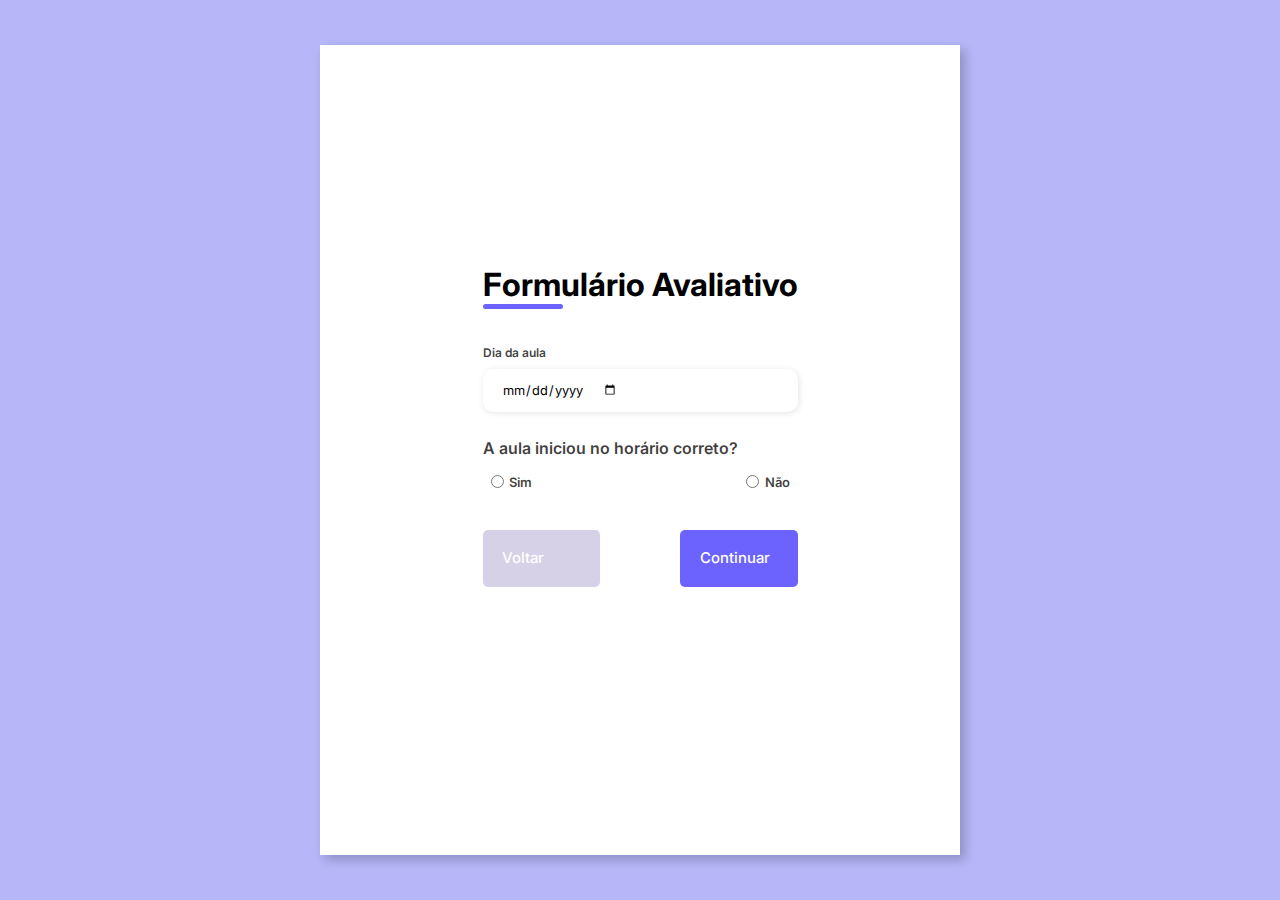
<file: deploy-6436fd139251ca1a80fb29ab/aula.html>
<!DOCTYPE html>
<html lang="pt-br">

<head>
    <meta charset="UTF-8">
    <meta http-equiv="X-UA-Compatible" content="IE=edge">
    <meta name="viewport" content="width=device-width, initial-scale=1.0">
    <link rel="stylesheet" href="assets/css/style.css">
    <link rel="manifest" href="manifest.json">
    <meta name="theme-color" content="#ffffff">
    <link rel="apple-touch-icon" href="assets/img/ios/192.png">
    <title>Aula</title>
</head>

<body>
    <div class="container">
        <div class="form-image">
            <img src="assets/img/undraw_up_to_date_re_nqid.svg" alt="">
        </div>
        <div class="form">
            <form action="#">
                <div class="form-header">
                    <div class="title">
                        <h1 style="margin-top: -3rem;">Formulário Avaliativo</h1>
                    </div>
                </div>

               
                <div class="input-box" >
                    <label>Dia da aula</label>
                    <input type="date" placeholder="Enter birth date" required />
                </div>
                <div class="gender-inputs" style="margin-top: 1rem;">
                    <div class="gender-title">
                        <h6 style="font-size: 1rem; margin-bottom: 1rem;">A aula iniciou no horário correto?</h6>
                    </div>

                    <div class="gender-group">
                        <div class="gender-input">
                            <input id="sim" type="radio" name="right">
                            <label for="sim">Sim</label>
                        </div>

                        <div class="gender-input">
                            <input id="nao" type="radio" name="right">
                            <label for="nao">Não</label>
                        </div>

                        
                    </div>
                </div>

                <div class="continue-button" >
                    <button class="continue-button-left"><a href="index.html">Voltar</a></button>
                   
                    <button id="continuar" class="continue-button-right"><a href="#">Continuar</a></button>
                  </div>
            </form>
        </div>
    </div>

    <script>
       const continuarBtn = document.getElementById('continuar');

continuarBtn.addEventListener('click', function() {
  if (document.getElementById('sim').checked) {
    // Redirecionar usuário para página quando a aula começou no horário certo
    window.location.href = 'insumos.html';
  } else if (document.getElementById('nao').checked) {
    // Redirecionar usuário para página quando a aula NÃO começou no horário certo
    window.location.href = 'checkAula.html';
  }
});


      </script>
</body>

</html>
</file>
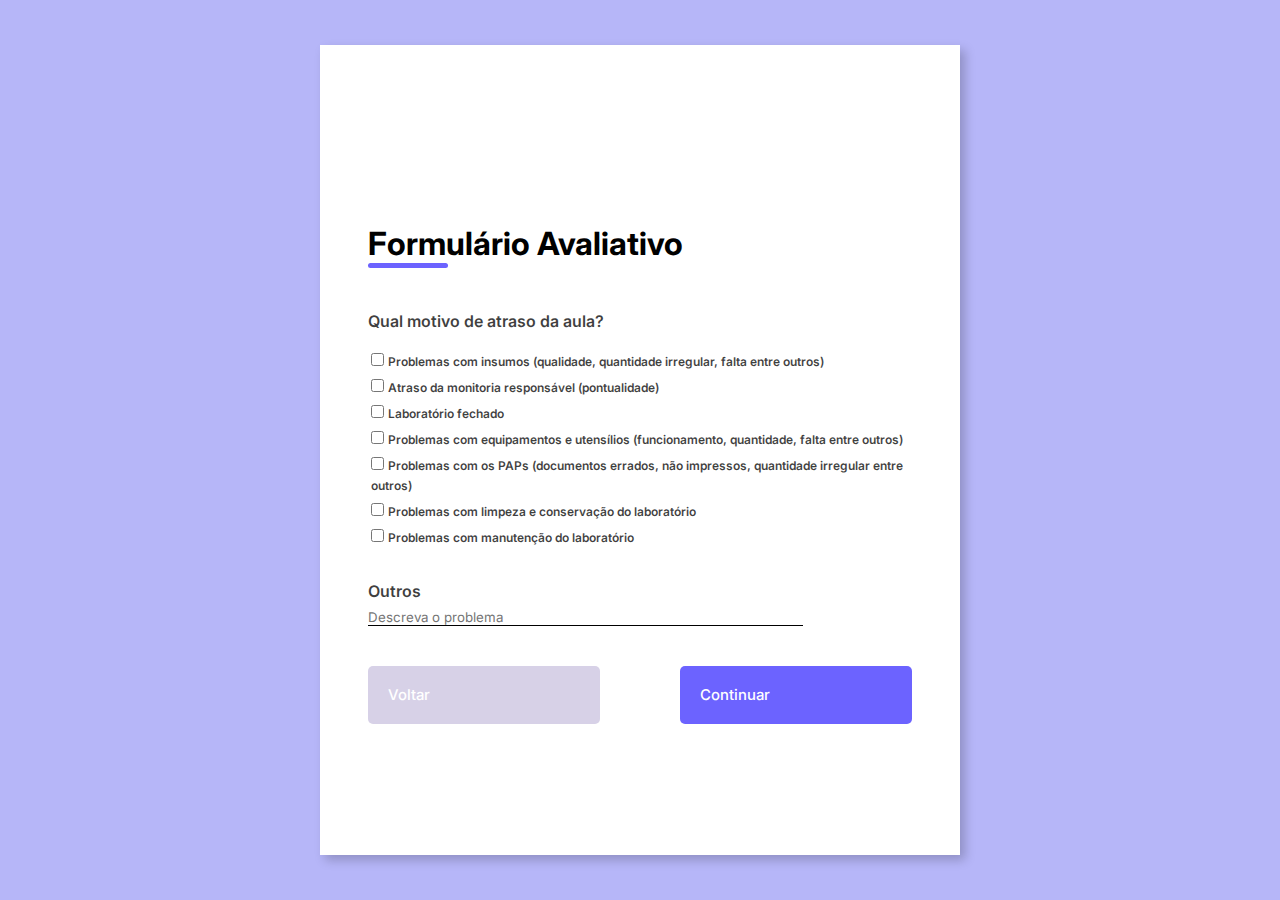
<file: deploy-6436fd139251ca1a80fb29ab/checkaula.html>
<!DOCTYPE html>
<html lang="pt-br">

<head>
    <meta charset="UTF-8">
    <meta http-equiv="X-UA-Compatible" content="IE=edge">
    <meta name="viewport" content="width=device-width, initial-scale=1.0">
    <link rel="stylesheet" href="assets/css/style.css">
    <link rel="manifest" href="manifest.json">
    <meta name="theme-color" content="#ffffff">
    <link rel="apple-touch-icon" href="assets/img/ios/192.png">
    <title>checkAula</title>
</head>

<body>
    <div class="container">
        <div class="form-image">
            <img src="assets/img/undraw_up_to_date_re_nqid.svg" alt="">
        </div>
        <div class="form">
            <form action="#">
                <div class="form-avaliation">
                    <div class="title">
                        <div style="margin-top: 5rem;">
                          <h1 style="margin-bottom: 3rem;">Formulário Avaliativo</h1>
                          <form>
                          
                                <legend style="margin-bottom: 6rem; font-size: 1rem;">Qual motivo de atraso da aula?</legend>
                                <div style="margin-top: -5rem;">
                                  <div class="checkbox">
                                    <input type="checkbox" id="insumos" name="motivo" value="insumos">
                                    <label for="insumos">Problemas com insumos (qualidade, quantidade irregular, falta entre outros)</label>
                                  </div>
                                  <div class="checkbox">
                                    <input type="checkbox" id="monitoria" name="motivo" value="monitoria">
                                    <label for="monitoria">Atraso da monitoria responsável (pontualidade)</label>
                                  </div>
                                  <div class="checkbox">
                                    <input type="checkbox" id="laboratorio-fechado" name="motivo" value="laboratorio-fechado">
                                    <label for="laboratorio-fechado">Laboratório fechado</label>
                                  </div>
                                  <div class="checkbox">
                                    <input type="checkbox" id="equipamentos" name="motivo" value="equipamentos">
                                    <label for="equipamentos">Problemas com equipamentos e utensílios (funcionamento, quantidade, falta entre outros)</label>
                                  </div>
                                  <div class="checkbox">
                                    <input type="checkbox" id="paps" name="motivo" value="paps">
                                    <label for="paps">Problemas com os PAPs (documentos errados, não impressos, quantidade irregular entre outros)</label>
                                  </div>
                                  <div class="checkbox">
                                    <input type="checkbox" id="limpeza" name="motivo" value="limpeza">
                                    <label for="limpeza">Problemas com limpeza e conservação do laboratório</label>
                                  </div>
                                  <div class="checkbox">
                                    <input type="checkbox" id="manutencao" name="motivo" value="manutencao">
                                    <label for="manutencao">Problemas com manutenção do laboratório</label>
                                  </div>
                                </div>
                          
                                <div class="outros" style="margin-top: 2rem;" >
                                  <label for="firstname" style="display: block; font-size: 1rem;"> Outros</label>
                                  <input type="text" name="nome" placeholder="Descreva o problema" style="border: none; background: none; border-bottom: 1px solid black; width: 80%; margin-top: 0.5rem;">
                                   </div>
                              <div class="continue-button" >
                                  <button class="continue-button-left"><a href="aula.html">Voltar</a></button>
                                  <button class="continue-button-right"><a href="insumos.html">Continuar</a></button>
                                </div>
                          
                          
                            </form>
                        </div>
                          <div id="myModal" class="modal">
                            <div class="modal-content">
                              <span class="close">&times;</span>
                              <p>Você pode ligar para a secretaria: (81) 3413 - 6657 ou entrar em contato com nosso monitor Giovane: 81 9 XXXX - XXXX</p>
                            </div>
                          </div>
                        </div>
                        
                        <script>
                          // seleciona o modal
                          var modal = document.getElementById("myModal");
                          
                          // seleciona o botão que abre o modal
                          var btn = document.getElementById("laboratorio-fechado");
                          
                          // seleciona o elemento <span> que fecha o modal
                          var span = document.getElementsByClassName("close")[0];
                          
                          // quando o usuário clica no botão, abre o modal
                          btn.onclick = function() {
                            modal.style.display = "block";
                          }
                          
                          // quando o usuário clica no <span> (x), fecha o modal
                          span.onclick = function() {
                            modal.style.display = "none";
                          }
                          
                          // quando o usuário clica fora do modal, fecha-o
                          window.onclick = function(event) {
                            if (event.target == modal) {
                              modal.style.display = "none";
                            }
                          }
                          </script>
                    
    
</body>

</html>
</file>
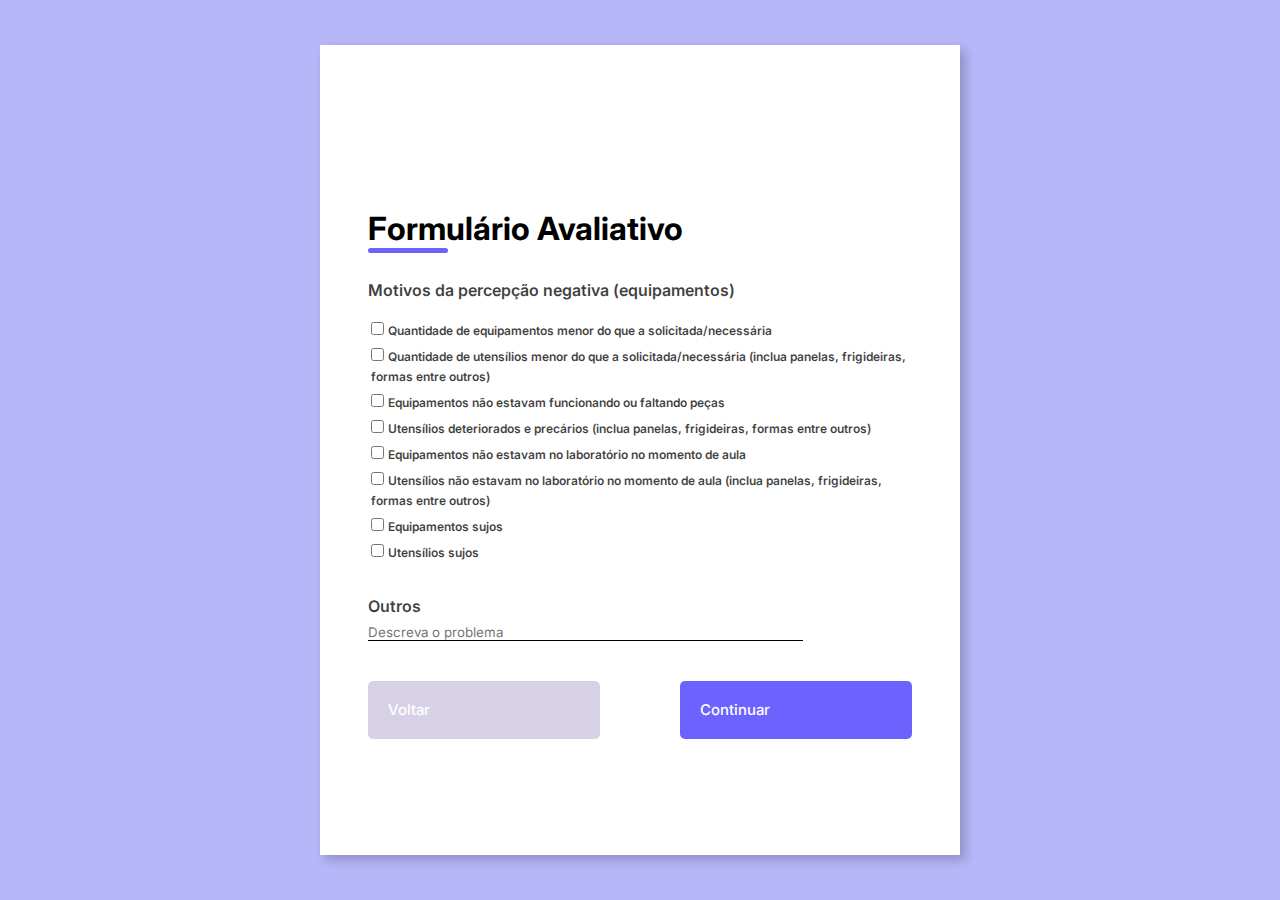
<file: deploy-6436fd139251ca1a80fb29ab/checkequipamentos.html>
<!DOCTYPE html>
<html lang="pt-br">

<head>
    <meta charset="UTF-8">
    <meta http-equiv="X-UA-Compatible" content="IE=edge">
    <meta name="viewport" content="width=device-width, initial-scale=1.0">
    <link rel="stylesheet" href="assets/css/style.css">
    <link rel="manifest" href="manifest.json">
    <meta name="theme-color" content="#ffffff">
    <link rel="apple-touch-icon" href="assets/img/ios/192.png">
    <title>checkEquipamentos</title>
</head>

<body>
    <div class="container">
        <div class="form-image">
            <img src="assets/img/undraw_up_to_date_re_nqid.svg" alt="">
        </div>
        <div class="form">
          
                <div class="form-avaliation">
                    <div class="title">
                        <div style="margin-top: 5rem;">
                            <h1 style="margin-bottom: 2rem;">Formulário Avaliativo</h1>
                            <form>
                            
                                  <legend style="margin-bottom: 6rem; font-size: 1rem;">Motivos da percepção negativa (equipamentos)</legend>
                                  <div style="margin-top: -5rem;">
                                    <div class="checkbox">
                                      <input type="checkbox" id="equipamentos" name="motivo" value="insumos">
                                      <label for="equipamentos">Quantidade de equipamentos menor do que a solicitada/necessária</label>
                                    </div>
                                    <div class="checkbox">
                                      <input type="checkbox" id="quantidade-utensilios" name="motivo" value="quantidade-utensilios">
                                      <label for="quantidade-utensilios">Quantidade de utensílios menor do que a solicitada/necessária (inclua panelas, frigideiras, formas entre outros)</label>
                                    </div>
                                    <div class="checkbox">
                                      <input type="checkbox" id="defeito-equipamentos" name="motivo" value="defeito-equipamentos">
                                      <label for="defeito-equipamentos">Equipamentos não estavam funcionando ou faltando peças</label>
                                    </div>
                                    <div class="checkbox">
                                      <input type="checkbox" id="defeito-utensilios" name="motivo" value="defeito-utensilios">
                                      <label for="defeito-utensilios">Utensílios deteriorados e precários (inclua panelas, frigideiras, formas entre outros)</label>
                                    </div>
                                    <div class="checkbox">
                                      <input type="checkbox" id="ausencia-equipamentos" name="motivo" value="ausencia-equipamentos">
                                      <label for="ausencia-equipamentos">Equipamentos não estavam no laboratório no momento de aula</label>
                                    </div>
                                    <div class="checkbox">
                                      <input type="checkbox" id="ausencia-utensilios" name="motivo" value="ausencia-utensilios">
                                      <label for="ausencia-utensilios">Utensílios não estavam no laboratório no momento de aula (inclua panelas, frigideiras, formas entre outros)</label>
                                    </div>
                                    <div class="checkbox">
                                      <input type="checkbox" id="equipamentos-sujos" name="motivo" value="equipamentos-sujos">
                                      <label for="equipamentos-sujos">Equipamentos sujos</label>
                                    </div>
                                    <div class="checkbox">
                                        <input type="checkbox" id="utensilios-sujos" name="motivo" value="utensilios-sujos">
                                        <label for="utensilios-sujos">Utensílios sujos</label>
                                      </div>
                                  </div>
                                  <div class="outros" style="margin-top: 2rem;" >
                                    <label for="firstname" style="display: block; font-size: 1rem;"> Outros</label>
                                    <input type="text" name="nome" placeholder="Descreva o problema" style="border: none; background: none; border-bottom: 1px solid black; width: 80%; margin-top: 0.5rem;">
                                     </div>
                            
                                <div class="continue-button" >
                                    <button class="continue-button-left"><a href="equipamentos.html">Voltar</a></button>
                                    <button class="continue-button-right"><a href="finalizar.html">Continuar</a></button>
                                  </div>
                            
                              </form>
                        </div>
                          <div id="myModal" class="modal">
                            <div class="modal-content">
                              <span class="close">&times;</span>
                              <p>Você pode ligar para a secretaria: (81) 3413 - 6657 ou entrar em contato com nosso monitor Giovane: 81 9 XXXX - XXXX</p>
                            </div>
                          </div>
                        </div>
                        
                        <script>
                          // seleciona o modal
                          var modal = document.getElementById("myModal");
                          
                          // seleciona o botão que abre o modal
                          var btn = document.getElementById("laboratorio-fechado");
                          
                          // seleciona o elemento <span> que fecha o modal
                          var span = document.getElementsByClassName("close")[0];
                          
                          // quando o usuário clica no botão, abre o modal
                          btn.onclick = function() {
                            modal.style.display = "block";
                          }
                          
                          // quando o usuário clica no <span> (x), fecha o modal
                          span.onclick = function() {
                            modal.style.display = "none";
                          }
                          
                          // quando o usuário clica fora do modal, fecha-o
                          window.onclick = function(event) {
                            if (event.target == modal) {
                              modal.style.display = "none";
                            }
                          }
                          </script>
                    
    
</body>

</html>
</file>
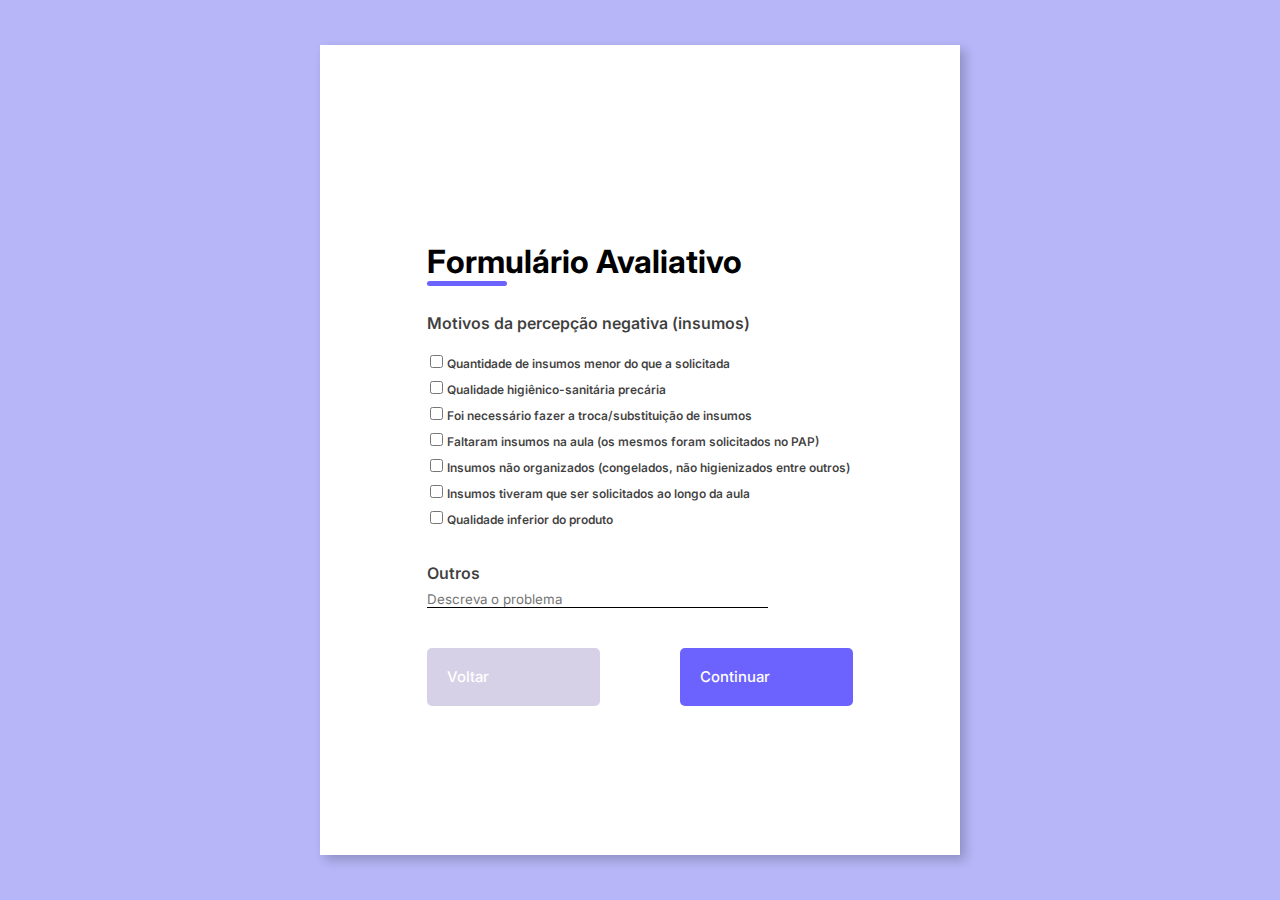
<file: deploy-6436fd139251ca1a80fb29ab/checkinsumos.html>
<!DOCTYPE html>
<html lang="pt-br">

<head>
    <meta charset="UTF-8">
    <meta http-equiv="X-UA-Compatible" content="IE=edge">
    <meta name="viewport" content="width=device-width, initial-scale=1.0">
    <link rel="stylesheet" href="assets/css/style.css">
    <link rel="manifest" href="manifest.json">
    <meta name="theme-color" content="#ffffff">
    <link rel="apple-touch-icon" href="assets/img/ios/192.png">
    <title>checkInsumos</title>
</head>

<body>
    <div class="container">
        <div class="form-image">
            <img src="assets/img/undraw_up_to_date_re_nqid.svg" alt="">
        </div>
        <div class="form">
            <form action="#">
                <div class="form-avaliation">
                    <div class="title">
                        <div style="margin-top: 5rem;">
                          <h1 style="margin-bottom: 2rem;">Formulário Avaliativo</h1>
                          <form>
                          
                                <legend style="margin-bottom: 6rem; font-size: 1rem;">Motivos da percepção negativa (insumos)</legend>
                                <div style="margin-top: -5rem;">
                                  <div class="checkbox">
                                    <input type="checkbox" id="quantidade-insumos" name="motivo" value="insumos">
                                    <label for="quantidade-insumos">Quantidade de insumos menor do que a solicitada</label>
                                  </div>
                                  <div class="checkbox">
                                    <input type="checkbox" id="higiene" name="motivo" value="monitoria">
                                    <label for="higiene">Qualidade higiênico-sanitária precária</label>
                                  </div>
                                  <div class="checkbox">
                                    <input type="checkbox" id="troca-insumos" name="motivo" value="troca-insumos">
                                    <label for="laboratorio-fechado">Foi necessário fazer a troca/substituição de insumos</label>
                                  </div>
                                  <div class="checkbox">
                                    <input type="checkbox" id="falta-insumos" name="motivo" value="equipamentos">
                                    <label for="falta-insumos">Faltaram insumos na aula (os mesmos foram solicitados no PAP)</label>
                                  </div>
                                  <div class="checkbox">
                                    <input type="checkbox" id="insumos-desorganizados" name="motivo" value="paps">
                                    <label for="insumos-desorganizados">Insumos não organizados (congelados, não higienizados entre outros)</label>
                                  </div>
                                  <div class="checkbox">
                                    <input type="checkbox" id="solicitar-insumos" name="motivo" value="limpeza">
                                    <label for="solicitar-insumos">Insumos tiveram que ser solicitados ao longo da aula</label>
                                  </div>
                                  <div class="checkbox">
                                    <input type="checkbox" id="manutencao" name="motivo" value="manutencao">
                                    <label for="manutencao">Qualidade inferior do produto</label>
                                  </div>
                                </div>
                                <div class="outros" style="margin-top: 2rem;" >
                                  <label for="firstname" style="display: block; font-size: 1rem;"> Outros</label>
                                  <input type="text" name="nome" placeholder="Descreva o problema" style="border: none; background: none; border-bottom: 1px solid black; width: 80%; margin-top: 0.5rem;">
                                   </div>
                          
                              <div class="continue-button" >
                                  <button class="continue-button-left"><a href="insumos.html">Voltar</a></button>
                                  <button class="continue-button-right"><a href="equipamentos.html">Continuar</a></button>
                                </div>
                          
                            </form>
                        </div>
                          <div id="myModal" class="modal">
                            <div class="modal-content">
                              <span class="close">&times;</span>
                              <p>Você pode ligar para a secretaria: (81) 3413 - 6657 ou entrar em contato com nosso monitor Giovane: 81 9 XXXX - XXXX</p>
                            </div>
                          </div>
                        </div>
                        
                        <script>
                          // seleciona o modal
                          var modal = document.getElementById("myModal");
                          
                          // seleciona o botão que abre o modal
                          var btn = document.getElementById("laboratorio-fechado");
                          
                          // seleciona o elemento <span> que fecha o modal
                          var span = document.getElementsByClassName("close")[0];
                          
                          // quando o usuário clica no botão, abre o modal
                          btn.onclick = function() {
                            modal.style.display = "block";
                          }
                          
                          // quando o usuário clica no <span> (x), fecha o modal
                          span.onclick = function() {
                            modal.style.display = "none";
                          }
                          
                          // quando o usuário clica fora do modal, fecha-o
                          window.onclick = function(event) {
                            if (event.target == modal) {
                              modal.style.display = "none";
                            }
                          }
                          </script>
                    
    
</body>

</html>
</file>
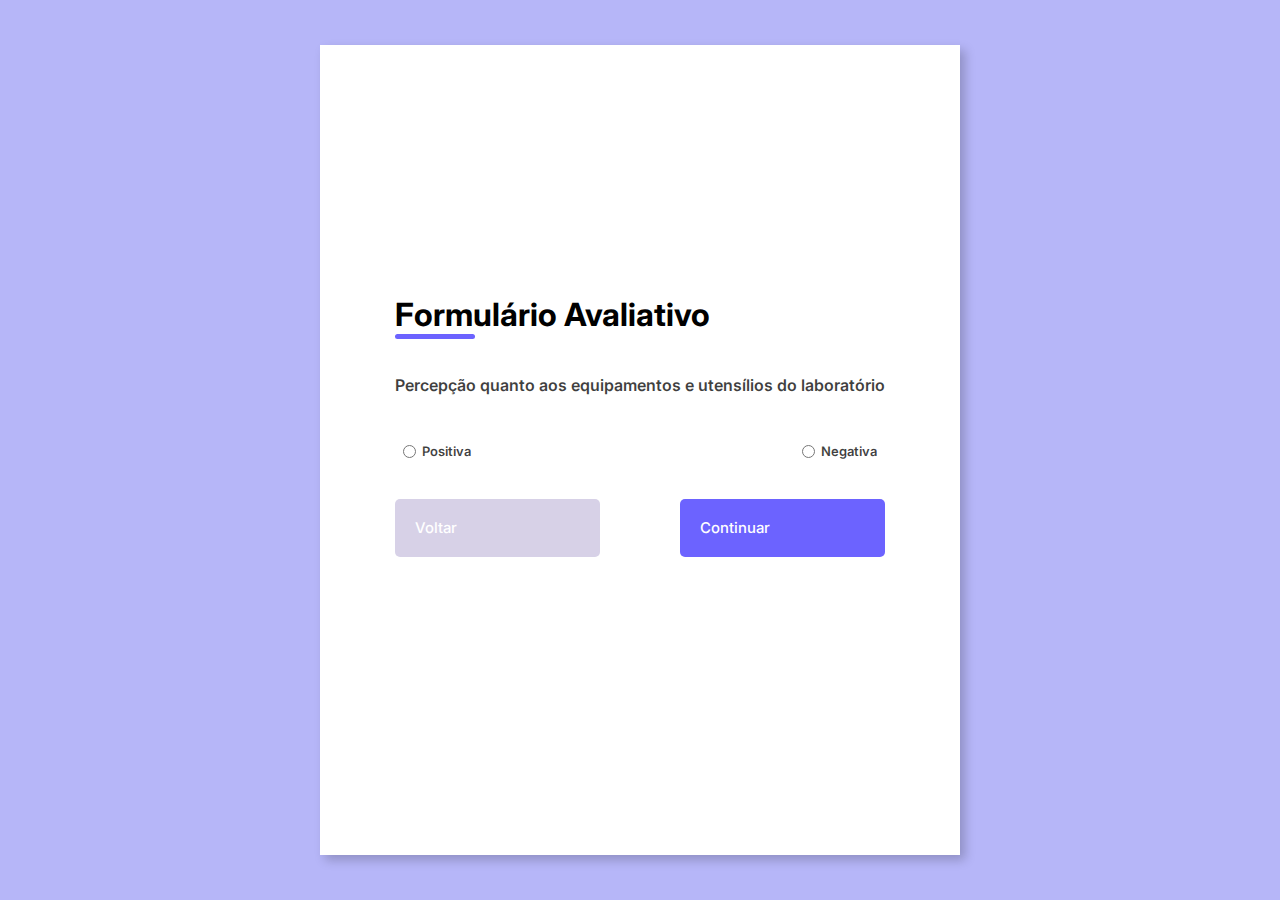
<file: deploy-6436fd139251ca1a80fb29ab/equipamentos.html>
<!DOCTYPE html>
<html lang="pt-br">

<head>
    <meta charset="UTF-8">
    <meta http-equiv="X-UA-Compatible" content="IE=edge">
    <meta name="viewport" content="width=device-width, initial-scale=1.0">
    <link rel="stylesheet" href="assets/css/style.css">
    <link rel="manifest" href="manifest.json">
    <meta name="theme-color" content="#ffffff">
    <link rel="apple-touch-icon" href="assets/img/ios/192.png">
    <title>Equipamentos</title>
</head>

<body>
    <div class="container">
        <div class="form-image">
            <img src="assets/img/undraw_up_to_date_re_nqid.svg" alt="">
        </div>
        <div class="form">
            <form action="#">
                <div class="form-header">
                    <div class="title">
                        <h1 style="margin-top: -3rem;">Formulário Avaliativo</h1>
                    </div>
                </div>

               
                
                <div class="gender-inputs" style="margin-top: 1rem;">
                    <div class="gender-title">
                        <h6 style="margin-bottom: 3rem; font-size: 1rem;">Percepção quanto aos equipamentos e utensílios do laboratório
                        </h6>
                    </div>

                    <div class="gender-group">
                        <div class="gender-input">
                            <input id="sim" type="radio" name="right">
                            <label for="sim">Positiva</label>
                        </div>

                        <div class="gender-input">
                            <input id="nao" type="radio" name="right">
                            <label for="nao">Negativa</label>
                        </div>

                        
                    </div>
                </div>

                <div class="continue-button" >
                    <button class="continue-button-left"><a href="insumos.html">Voltar</a></button>
                   
                    <button id="continuar" class="continue-button-right"><a href="checkEquipamentos.html">Continuar</a></button>
                  </div>
            </form>
        </div>
    </div>

    <script>
       const continuarBtn = document.getElementById('continuar');

continuarBtn.addEventListener('click', function() {
  if (document.getElementById('sim').checked) {
    // Redirecionar usuário para página quando a aula começou no horário certo
    window.location.href = 'finalizar.html';
  } else if (document.getElementById('nao').checked) {
    // Redirecionar usuário para página quando a aula NÃO começou no horário certo
    window.location.href = 'checkEquipamentos.html';
  }
});


      </script>
</body>

</html>
</file>
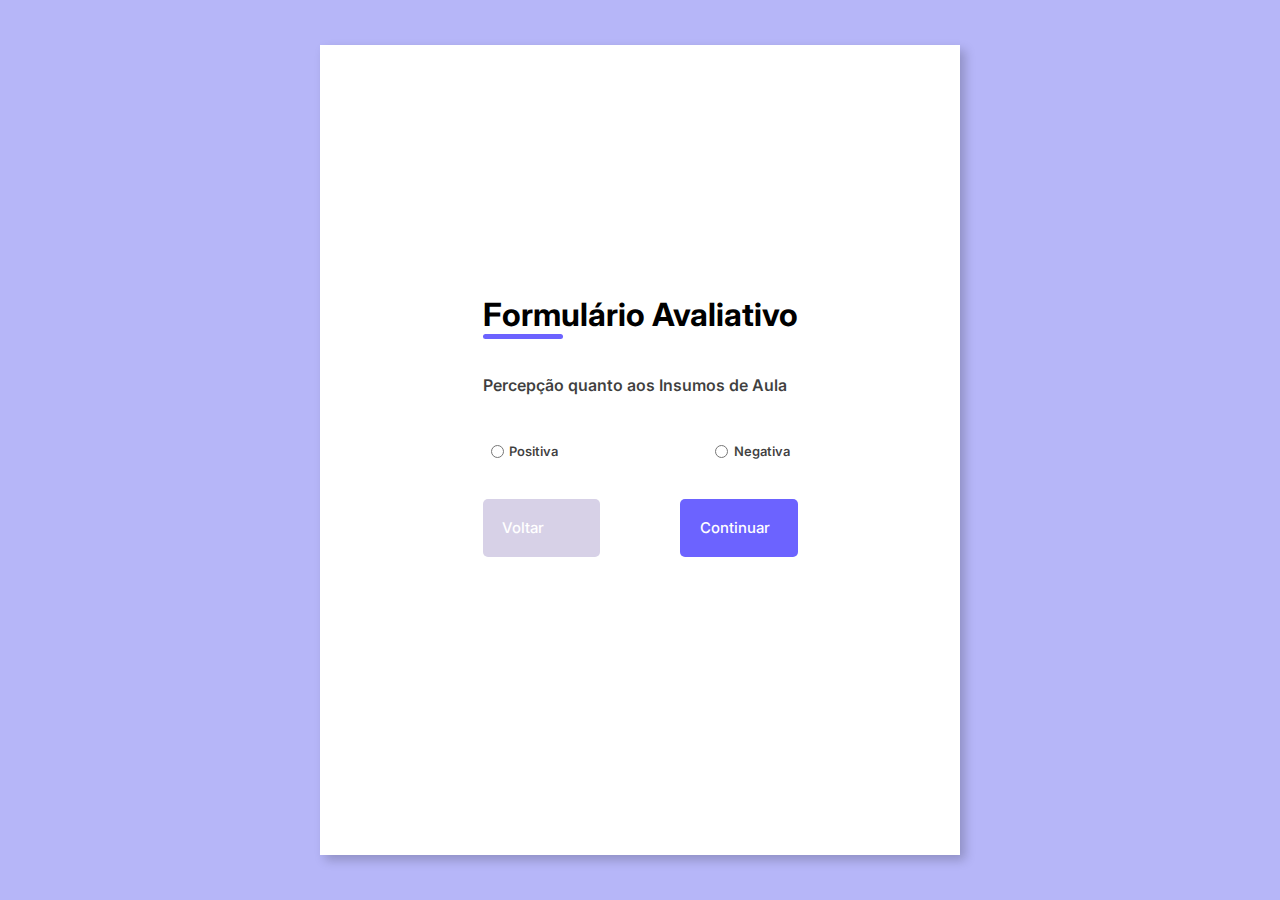
<file: deploy-6436fd139251ca1a80fb29ab/insumos.html>
<!DOCTYPE html>
<html lang="pt-br">

<head>
    <meta charset="UTF-8">
    <meta http-equiv="X-UA-Compatible" content="IE=edge">
    <meta name="viewport" content="width=device-width, initial-scale=1.0">
    <link rel="stylesheet" href="assets/css/style.css">
    <link rel="manifest" href="manifest.json">
    <meta name="theme-color" content="#ffffff">
    <link rel="apple-touch-icon" href="assets/img/ios/192.png">
    <title>Aula</title>
</head>

<body>
    <div class="container">
        <div class="form-image">
            <img src="assets/img/undraw_up_to_date_re_nqid.svg" alt="">
        </div>
        <div class="form">
            <form action="#">
                <div class="form-header">
                    <div class="title">
                        <h1 style="margin-top: -3rem;">Formulário Avaliativo</h1>
                    </div>
                </div>

               
                
                <div class="gender-inputs" style="margin-top: 1rem;">
                    <div class="gender-title">
                        <h6 style="margin-bottom: 3rem; font-size: 1rem;">Percepção quanto aos Insumos de Aula
                        </h6>
                    </div>

                    <div class="gender-group">
                        <div class="gender-input">
                            <input id="sim" type="radio" name="right">
                            <label for="sim">Positiva</label>
                        </div>

                        <div class="gender-input">
                            <input id="nao" type="radio" name="right">
                            <label for="nao">Negativa</label>
                        </div>

                        
                    </div>
                </div>

                <div class="continue-button" >
                    <button class="continue-button-left"><a href="checkAula.html">Voltar</a></button>
                   
                    <button id="continuar" class="continue-button-right"><a href="#">Continuar</a></button>
                  </div>
            </form>
        </div>
    </div>

    <script>
       const continuarBtn = document.getElementById('continuar');

continuarBtn.addEventListener('click', function() {
  if (document.getElementById('sim').checked) {
    // Redirecionar usuário para página quando a aula começou no horário certo
    window.location.href = 'equipamentos.html';
  } else if (document.getElementById('nao').checked) {
    // Redirecionar usuário para página quando a aula NÃO começou no horário certo
    window.location.href = 'checkInsumos.html';
  }
});


      </script>
</body>

</html>
</file>
<file: deploy-6436fd139251ca1a80fb29ab/assets/css/style.css>
@import url('https://fonts.googleapis.com/css2?family=Inter:wght@200;300;400;500&family=Open+Sans:wght@300;400;500;600&display=swap');
* {
    padding: 0;
    margin: 0;
    box-sizing: border-box;
    font-family: 'Inter', sans-serif;
}

body {
    width: 100%;
    height: 100vh;
    display: flex;
    justify-content: center;
    align-items: center;
    background: #0c0ce94d;
}

.container {
    width: 90%;
    height: 90vh;
    display: flex;
    box-shadow: 5px 5px 10px rgba(0, 0, 0, 0.212);
}

.form-image {
    width: 50%;
    display: flex;
    justify-content: center;
    align-items: center;
    background-color: #F2EDF5;
    padding: 1rem;
}

.form-image img {
    width: 31rem;
}

.form {
    width: 50%;
    display: flex;
    flex-direction: column;
    justify-content: center;
    align-items: center;
    background-color: #fff;
    padding: 3rem;
}

.form-avaliation {
    margin-bottom: 2rem;
    display: flex;
    justify-content: space-between;
}

.form-avaliation h1::after {
    content: '';
    display: block;
    width: 5rem;
    height: 0.3rem;
    background-color: #6c63ff;
    margin: 0 auto;
    position: absolute;
    border-radius: 10px;
    
}
.form-header {
    margin-bottom: 2rem;
    display: flex;
    justify-content: space-between;
}


.form-header h1::after {
    content: '';
    display: block;
    width: 5rem;
    height: 0.3rem;
    background-color: #6c63ff;
    margin: 0 auto;
    position: absolute;
    border-radius: 10px;
}
.outros{
    justify-content: column;
    flex-wrap: wrap;
}
.checkbox {
    padding: 3px;
}



.popup {
    position: fixed;
    top: 50%;
    left: 50%;
    transform: translate(-50%, -50%);
    padding: 2rem;
    background-color: white;
    box-shadow: 0px 2px 5px rgba(0, 0, 0, 0.3);
    z-index: 9999;
}



.input-group {
    display: flex;
    flex-wrap: wrap;
    justify-content: space-between;
    padding: 1rem 0;
}

.input-box {
    display: flex;
    flex-direction: column;
    
}

.select-box{
    display: flex;
    
    
}
.select-box select{
    margin: 0.6rem 0;
    padding: 0.8rem 1.2rem;
    border: none;
    border-radius: 10px;
    box-shadow: 1px 1px 6px #0000001c;
    font-size: 0.8rem;
    margin-right: 5rem;
    
    
    
}
.input-box input {
    margin: 0.6rem 0;
    padding: 0.8rem 1.2rem;
    border: none;
    border-radius: 10px;
    box-shadow: 1px 1px 6px #0000001c;
    font-size: 0.8rem;
    display: flex;
    justify-content: space-between;
}

.input-box input:hover {
    background-color: #eeeeee75;
}

.input-box input:focus-visible {
    outline: 1px solid #6c63ff;
}

.input-box label,
.gender-title h6, legend,
.checkbox label, .outros {
    font-size: 0.75rem;
    font-weight: 600;
    color: #000000c0;
}
.paragrafo-header{ 
    font-size: 0.75rem;
    font-weight: 600;
    color: #2b1cd1c0;
    margin-bottom: 1rem;
}
.paragrafo {
    font-size: 0.75rem;
    font-weight: 600;
    color: #2b1cd1c0;
    margin-top: 1rem;
  text-align: center;
    
}
.input-box input::placeholder {
    color: #000000be;
}

.gender-group {
    display: flex;
    justify-content: space-between;
    margin-top: 0.62rem;
    padding: 0 .5rem;
}

.gender-input {
    display: flex;
    align-items: center;
}

.gender-input input {
    margin-right: 0.35rem;
}

.gender-input label {
    font-size: 0.81rem;
    font-weight: 600;
    color: #000000c0;
}

.continue-button1 button {
    width: 100%;
    margin-top: 2.5rem;
    border: none;
    background-color: #6c63ff;
    padding: 0.62rem;
    border-radius: 5px;
    cursor: pointer;
}

.continue-button1 button:hover {
    background-color: #6b63fff1;
}

.continue-button1 button a {
    text-decoration: none;
    font-size: 0.93rem;
    font-weight: 500;
    color: #fff;
}
.continue-button {
    display: flex;
    margin-top: 2.5rem;
    align-items:center ;
    }

    .continue-button button {
 
        width: 48%;
        border: none;
        padding: 0.62rem;
        border-radius: 5px;
        cursor: pointer;
        display: flex;
        text-align: center;
        align-items: center;
    }
    
    
    .continue-button button a {
        text-decoration: none;
        font-size: 0.93rem;
        font-weight: 500;
        color: #fff;
        display: block;
        padding: 0.62rem;
        text-align: center;
        align-items: center;
       
    }

.continue-button-left,
.continue-button-right {
  width: 48%;
  display: inline-block
}

.continue-button-left {
    background-color: #d7d1e7;
    margin-right: 5rem;
  }


  .continue-button-right {
    background-color: #6c63ff;
  }

.continue-button button:hover {
    background-color: #6b63fff1;
}

.modal {
    display: none; /* esconde o modal por padrão */
    position: fixed; /* posição fixa na tela */
    z-index: 1; /* coloca o modal na frente de outros elementos */
    left: 0;
    top: 0;
    width: 100%;
    height: 100%;
    overflow: auto; /* habilita o scroll caso o conteúdo do modal seja maior do que a tela */
    background-color: rgba(0, 0, 0, 0.39); /* fundo preto com transparência */
  }
  
  .modal-content {
    background-color: #fefefe;
    margin:  15% auto; /* centraliza o modal verticalmente */
    padding: 20px;
    border: 1px solid #888;
    width: 40%;
  }
  
  .close {
    color: #aaa;
    float: right;
    font-size: 28px;
    font-weight: bold;
  }
  
  .close:hover,
  .close:focus {
    color: black;
    text-decoration: none;
    cursor: pointer;
  }
@media screen and (max-width: 1330px) {
    .form-image {
        display: none;
    }
    .container {
        width: 50%;
    }
    .form {
        width: 100%;
    }
}

@media screen and (max-width: 1064px) {
    .container {
        width: 90%;
        height: auto;
    }
    .input-group {
        flex-direction: column;
        z-index: 5;
        padding-right: 5rem;
        max-height: 10rem;
        overflow-y: scroll;
        flex-wrap: nowrap;
    }
    .gender-inputs {
        margin-top: 2rem;
    }
    .gender-group {
        flex-direction: column;
    }
    .gender-title h6 {
        margin: 0;
    }
    .gender-input {
        margin-top: 0.5rem;
    }
}

@media (max-width: 767px) {
    .popup {
        width: 90%;
        max-width: 500px;
        padding: 1rem;
        font-size: 0.8rem;
    }
}

@media (min-width: 768px) {
    .popup {
        width: 50%;
        max-width: 800px;
        font-size: 1rem;
    }
}
</file>
